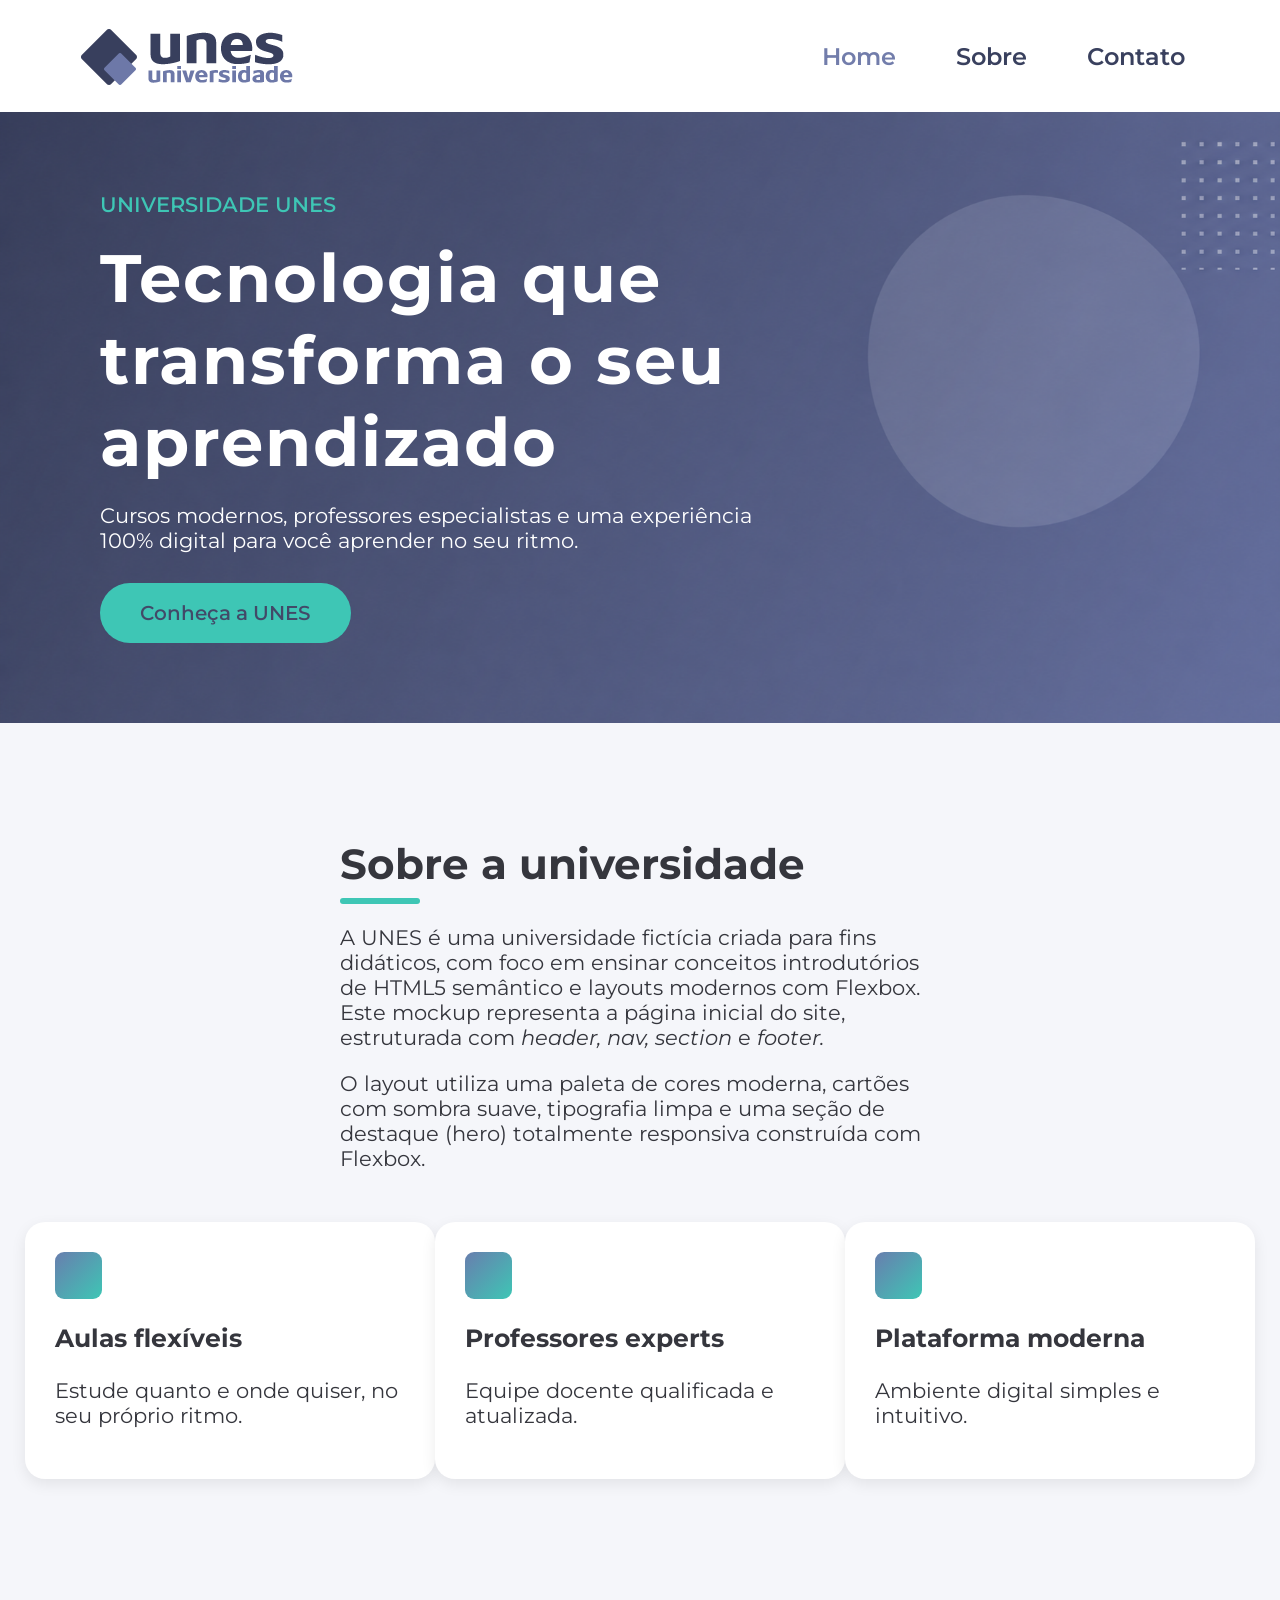
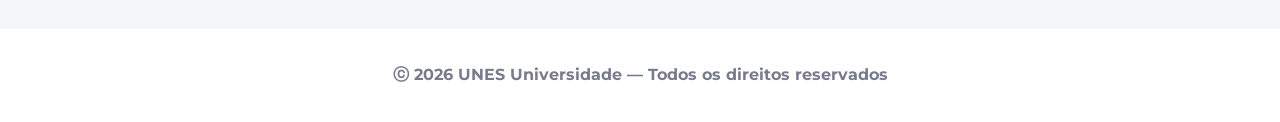
<file: atividade1/index.html>
<!DOCTYPE html>
<html lang="pt-br">
<head>
    <meta charset="UTF-8">
    <meta name="viewport" content="width=device-width, initial-scale=1.0">
    <link rel="stylesheet" href="./css/style.css">
    <link rel="icon" type="image/x-icon" href="./imagens/icon.ico">
    <link rel="preconnect" href="https://fonts.googleapis.com">
    <link rel="preconnect" href="https://fonts.gstatic.com" crossorigin>
    <link href="https://fonts.googleapis.com/css2?family=Montserrat:wght@300;400;500;600;700;800;900&display=swap" rel="stylesheet">
    <title>Página Inicial | UNES Universidade</title>
</head>
<body>
    <header>
        <nav>
            <ul>
                <li class="logo"><a href="index.html"><img src="./imagens/logo.png" alt="UNES Universidade"></a></li>
                <li><a href="index.html" class="pagina-atual">Home</a></li>
                <li><a href="quemsomos.html">Sobre</a></li>
                <li><a href="contato.html">Contato</a></li>
            </ul>
        </nav>
    </header>
    <main>
        <section class="banner-section">
            <span>UNIVERSIDADE UNES</span>
            <h1>Tecnologia que <br> transforma o seu <br> aprendizado</h1>
            <p>Cursos modernos, professores especialistas e uma experiência <br> 100% digital para você aprender no seu ritmo.</p>
            <a href="./quemsomos.html" class="banner-section-button">Conheça a UNES</a>
        </section>
        <section class="sobre-a-universidade">
            <h2 class="h2-titulo">Sobre a universidade</h2>
            <p>A UNES é uma universidade fictícia criada para fins didáticos, com foco em ensinar conceitos introdutórios de HTML5 semântico e layouts modernos com Flexbox. Este mockup representa a página inicial do site, estruturada com <i>header, nav, section</i> e <i>footer.</i></p>
            <p>O layout utiliza uma paleta de cores moderna, cartões com sombra suave, tipografia limpa e uma seção de destaque (hero) totalmente responsiva construída com Flexbox.</p>
        </section>
        <section class="competencias">
            <div class="caixas">
                <article class="caixa">
                    <div class="quadrado"></div>
                    <h3>Aulas flexíveis</h3>
                    <p>Estude quanto e onde quiser, no <br> seu próprio ritmo.</p>
                </article>
                <article class="caixa">
                    <div class="quadrado"></div>
                    <h3>Professores experts</h3>
                    <p>Equipe docente qualificada e <br> atualizada.</p>
                </article>
                <article class="caixa">
                    <div class="quadrado"></div>
                    <h3>Plataforma moderna</h3>
                    <p>Ambiente digital simples e intuitivo.</p>
                </article>
            </div>
        </section>        
    </main>
    <footer>
        <p class="copyright">ⓒ 2026 UNES Universidade — Todos os direitos reservados</p>
    </footer>
</body>
</html>
</file>
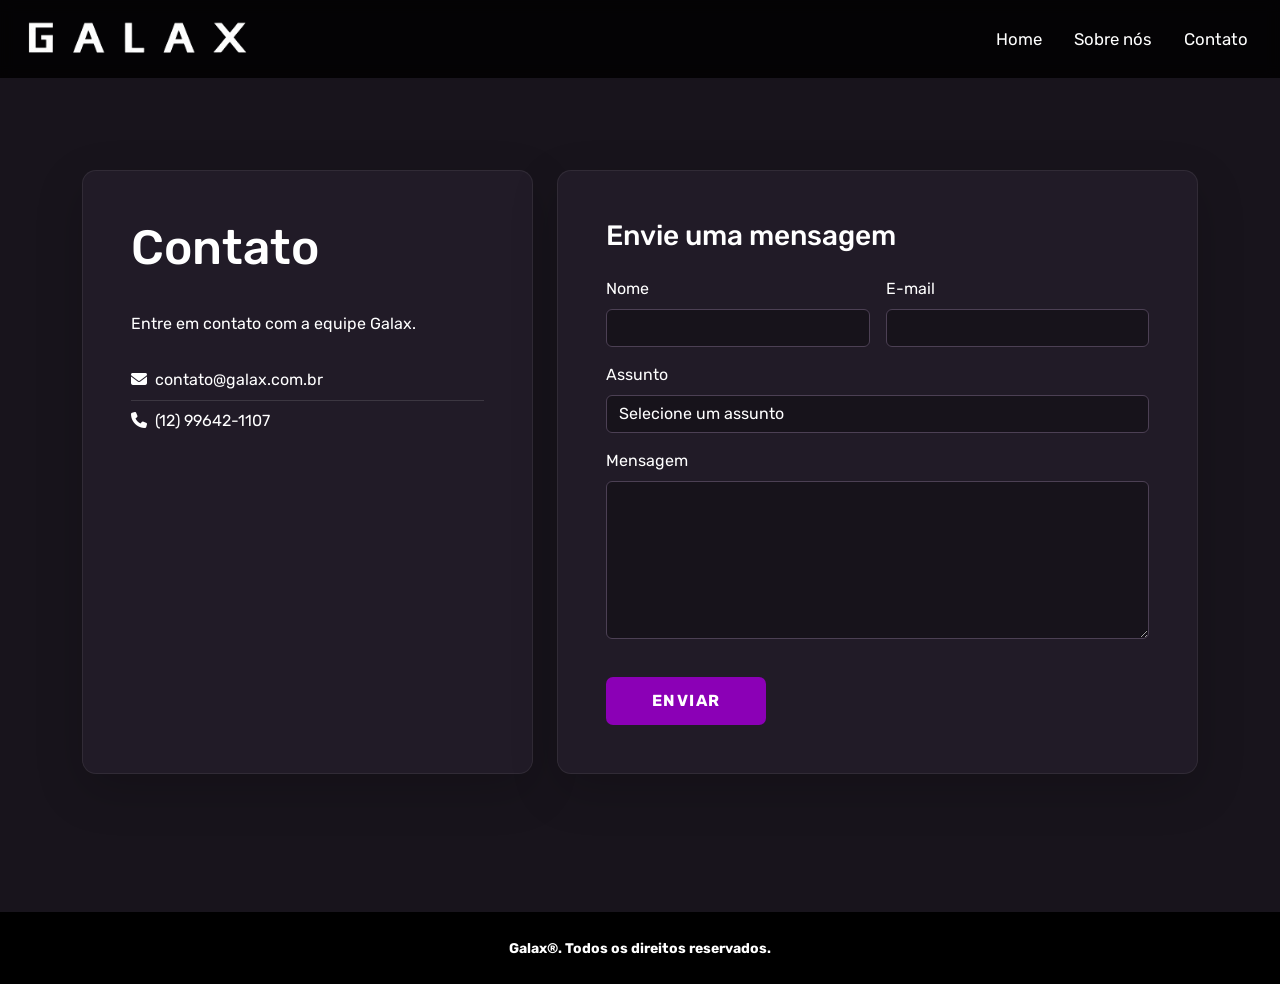
<file: contato.html>
<!DOCTYPE html>
<html lang="pt-br">
<head>
  <meta charset="UTF-8">
  <meta name="viewport" content="width=device-width, initial-scale=1.0">
  <link rel="shortcut icon" href="img/fav.ico">
  <link href="https://cdn.jsdelivr.net/npm/bootstrap@5.3.3/dist/css/bootstrap.min.css" rel="stylesheet">
  <link rel="stylesheet" href="https://cdnjs.cloudflare.com/ajax/libs/font-awesome/6.6.0/css/all.min.css" crossorigin="anonymous" referrerpolicy="no-referrer">
  <link rel="stylesheet" href="css/style.css">
  <title>Contato | Galax</title>
</head>
<body>

  <header>
    <nav class="navbar navbar-expand-lg navbar-dark galax-navbar fixed-top">
      <div class="container-fluid px-4">
        <a class="navbar-brand d-flex align-items-center" href="index.html">
          <img src="img/logo.png" alt="Galax" class="galax-logo">
        </a>
        <button class="navbar-toggler" type="button" data-bs-toggle="collapse" data-bs-target="#galaxMenu" aria-controls="galaxMenu" aria-expanded="false" aria-label="Abrir menu">
          <span class="navbar-toggler-icon"></span>
        </button>
        <div class="collapse navbar-collapse" id="galaxMenu">
          <ul class="navbar-nav ms-auto gap-lg-3">
            <li class="nav-item"><a class="nav-link" href="index.html">Home</a></li>
            <li class="nav-item"><a class="nav-link" href="sobrenos.html">Sobre nós</a></li>
            <li class="nav-item"><a class="nav-link active" aria-current="page" href="contato.html">Contato</a></li>
          </ul>
        </div>
      </div>
    </nav>
  </header>

  <main class="page-main">
    <section class="container contact-section">
      <div class="row g-4 align-items-stretch">
        
        <div class="col-lg-5">
          <article class="card info-panel h-100 shadow-lg">
            <div class="card-body p-4 p-md-5">
              <h1 class="page-title text-start">Contato</h1>
              <p>Entre em contato com a equipe Galax.</p>
              
              <address class="list-group list-group-flush contact-list mt-4 mb-0 fst-normal">
                <a class="list-group-item" href="mailto:contato@galax.com.br"><i class="fa-solid fa-envelope me-2"></i>contato@galax.com.br</a>
                <a class="list-group-item" href="tel:+5512996421107"><i class="fa-solid fa-phone me-2"></i>(12) 99642-1107</a>
              </address>
            </div>
          </article>
        </div>

        <div class="col-lg-7">
          <article class="card info-panel h-100 shadow-lg">
            <div class="card-body p-4 p-md-5">
              <h2 class="h3 mb-4">Envie uma mensagem</h2>
              <div id="formAlert" class="alert alert-success d-none" role="alert">Mensagem enviada!</div>
              
              <form id="contactForm">
                <div class="row g-3">
                  <div class="col-md-6">
                    <label for="nome" class="form-label">Nome</label>
                    <input type="text" class="form-control" id="nome" name="nome" required>
                  </div>
                  <div class="col-md-6">
                    <label for="email" class="form-label">E-mail</label>
                    <input type="email" class="form-control" id="email" name="email" required>
                  </div>
                  <div class="col-12">
                    <label for="assunto" class="form-label">Assunto</label>
                    <select class="form-select" id="assunto" name="assunto" required>
                      <option value="" disabled selected>Selecione um assunto</option>
                      <option value="Sugestão de série">Sugestão de série</option>
                      <option value="Dúvida">Dúvida</option>
                      <option value="Outro">Outro</option>
                    </select>
                  </div>
                  <div class="col-12">
                    <label for="mensagem" class="form-label">Mensagem</label>
                    <textarea class="form-control" id="mensagem" name="mensagem" rows="6" required></textarea>
                  </div>
                  <div class="col-12">
                    <button type="submit" class="btn galax-btn">Enviar</button>
                  </div>
                </div>
              </form>
            </div>
          </article>
        </div>

      </div>
    </section>
  </main>

  <footer class="site-footer mt-5">
    <div class="container py-4">
      <p class="copyright text-center mb-0">
        <small>Galax®. Todos os direitos reservados.</small>
      </p>
    </div>
  </footer>

  <script src="https://cdn.jsdelivr.net/npm/bootstrap@5.3.3/dist/js/bootstrap.bundle.min.js"></script>
  <script>
    document.getElementById('contactForm')?.addEventListener('submit', function(event) {
      event.preventDefault();
      document.getElementById('formAlert').classList.remove('d-none');
      this.reset();
    });
  </script>
</body>
</html>
</file>
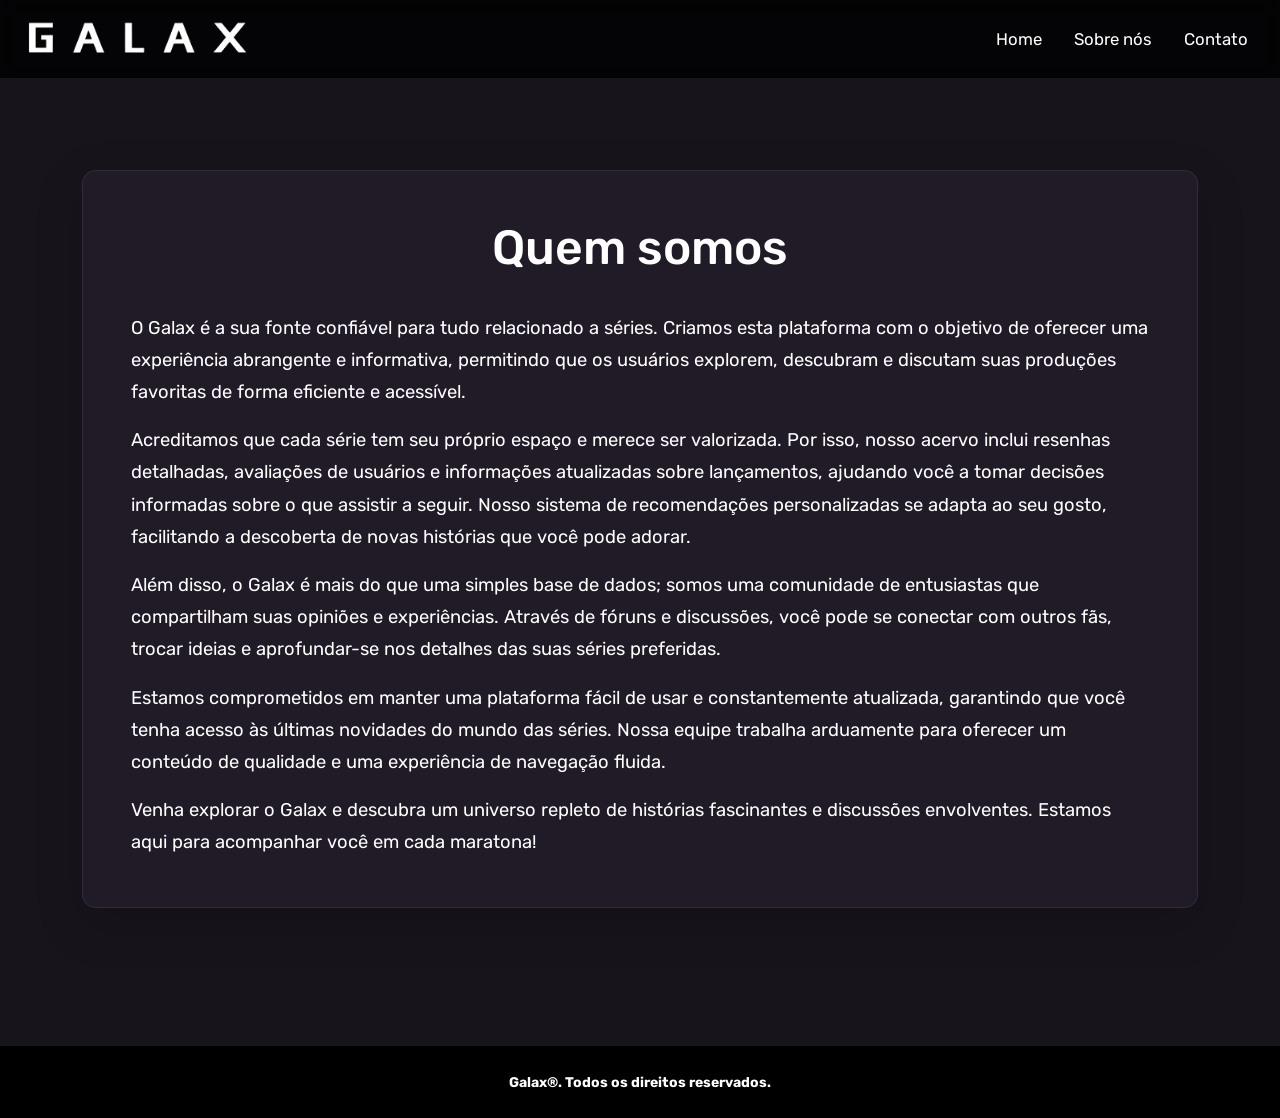
<file: sobrenos.html>
<!DOCTYPE html>
<html lang="pt-br">
<head>
  <meta charset="UTF-8">
  <meta name="viewport" content="width=device-width, initial-scale=1.0">
  <link rel="shortcut icon" href="img/fav.ico">
  <link href="https://cdn.jsdelivr.net/npm/bootstrap@5.3.3/dist/css/bootstrap.min.css" rel="stylesheet">
  <link rel="stylesheet" href="https://cdnjs.cloudflare.com/ajax/libs/font-awesome/6.6.0/css/all.min.css" crossorigin="anonymous" referrerpolicy="no-referrer">
  <link rel="stylesheet" href="css/style.css">
  <title>Sobre nós | Galax</title>
</head>
<body>

  <header>
    <nav class="navbar navbar-expand-lg navbar-dark galax-navbar fixed-top">
      <div class="container-fluid px-4">
        <a class="navbar-brand d-flex align-items-center" href="index.html">
          <img src="img/logo.png" alt="Galax" class="galax-logo">
        </a>
        <button class="navbar-toggler" type="button" data-bs-toggle="collapse" data-bs-target="#galaxMenu" aria-controls="galaxMenu" aria-expanded="false" aria-label="Abrir menu">
          <span class="navbar-toggler-icon"></span>
        </button>
        <div class="collapse navbar-collapse" id="galaxMenu">
          <ul class="navbar-nav ms-auto gap-lg-3">
            <li class="nav-item"><a class="nav-link" href="index.html">Home</a></li>
            <li class="nav-item"><a class="nav-link active" aria-current="page" href="sobrenos.html">Sobre nós</a></li>
            <li class="nav-item"><a class="nav-link" href="contato.html">Contato</a></li>
          </ul>
        </div>
      </div>
    </nav>
  </header>

  <main class="page-main">
    <section class="container about-section">
      <article class="card info-panel shadow-lg">
        <div class="card-body p-4 p-md-5">
          <h1 class="page-title">Quem somos</h1>
          <div class="about-text">
            <p>O Galax é a sua fonte confiável para tudo relacionado a séries. Criamos esta plataforma com o objetivo de oferecer uma experiência abrangente e informativa, permitindo que os usuários explorem, descubram e discutam suas produções favoritas de forma eficiente e acessível.</p>
            
            <p>Acreditamos que cada série tem seu próprio espaço e merece ser valorizada. Por isso, nosso acervo inclui resenhas detalhadas, avaliações de usuários e informações atualizadas sobre lançamentos, ajudando você a tomar decisões informadas sobre o que assistir a seguir. Nosso sistema de recomendações personalizadas se adapta ao seu gosto, facilitando a descoberta de novas histórias que você pode adorar.</p>
            
            <p>Além disso, o Galax é mais do que uma simples base de dados; somos uma comunidade de entusiastas que compartilham suas opiniões e experiências. Através de fóruns e discussões, você pode se conectar com outros fãs, trocar ideias e aprofundar-se nos detalhes das suas séries preferidas.</p>
            
            <p>Estamos comprometidos em manter uma plataforma fácil de usar e constantemente atualizada, garantindo que você tenha acesso às últimas novidades do mundo das séries. Nossa equipe trabalha arduamente para oferecer um conteúdo de qualidade e uma experiência de navegação fluida.</p>
            
            <p class="mb-0">Venha explorar o Galax e descubra um universo repleto de histórias fascinantes e discussões envolventes. Estamos aqui para acompanhar você em cada maratona!</p>
          </div>
        </div>
      </article>
    </section>
  </main>

  <footer class="site-footer mt-5">
    <div class="container py-4">
      <p class="copyright text-center mb-0">
        <small>Galax®. Todos os direitos reservados.</small>
      </p>
    </div>
  </footer>

  <script src="https://cdn.jsdelivr.net/npm/bootstrap@5.3.3/dist/js/bootstrap.bundle.min.js"></script>
</body>
</html>
</file>
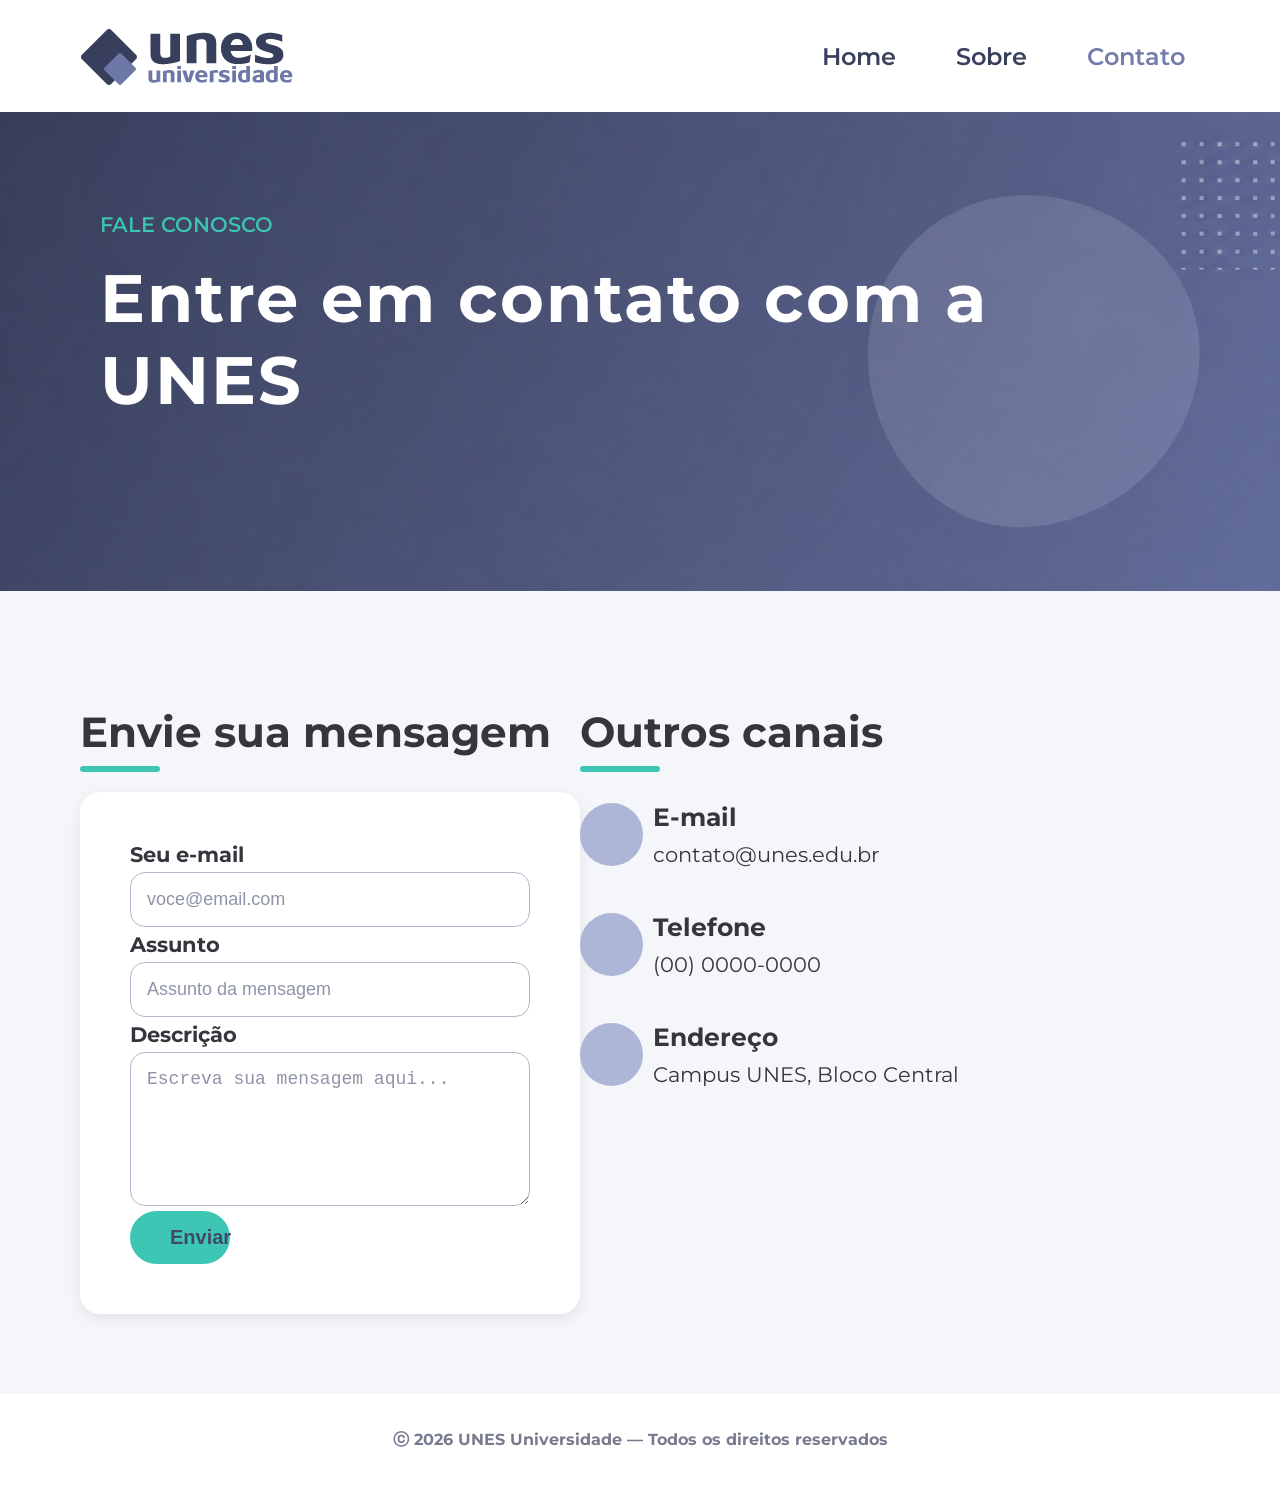
<file: atividade1/contato.html>
<!DOCTYPE html>
<html lang="pt-br">
<head>
    <meta charset="UTF-8">
    <meta name="viewport" content="width=device-width, initial-scale=1.0">
    <link rel="stylesheet" href="./css/style.css">
    <link rel="icon" type="image/x-icon" href="./imagens/icon.ico">
    <link rel="preconnect" href="https://fonts.googleapis.com">
    <link rel="preconnect" href="https://fonts.gstatic.com" crossorigin>
    <link href="https://fonts.googleapis.com/css2?family=Montserrat:wght@300;400;500;600;700;800;900&display=swap" rel="stylesheet">
    <title>Contato | UNES Universidade</title>
</head>
<body>
    <header>
        <nav>
            <ul>
                <li class="logo"><a href="index.html"><img src="./imagens/logo.png" alt="UNES Universidade"></a></li>
                <li><a href="index.html">Home</a></li>
                <li><a href="quemsomos.html">Sobre</a></li>
                <li><a href="contato.html" class="pagina-atual">Contato</a></li>
            </ul>
        </nav>
    </header>
    <main>
        <section class="banner-section banner-interno">
            <span>FALE CONOSCO</span>
            <h1>Entre em contato com a UNES</h1>
        </section>
        <section>
            <div class="contato-grid">
                <div class="form-coluna">
                    <h2 class="h2-titulo">Envie sua mensagem</h2>
                    <form id="form-contato">
                        <label for="email">Seu e-mail</label>
                        <input type="email" id="email" name="email" placeholder="voce@email.com">
                        <label for="assunto">Assunto</label>
                        <input type="text" id="assunto" name="assunto" placeholder="Assunto da mensagem">
                        <label for="descricao">Descrição</label>
                        <textarea id="descricao" name="descricao" placeholder="Escreva sua mensagem aqui..."></textarea>
                        <button type="submit" class="banner-section-button" id="form-button">Enviar</button>                      
                    </form>
                </div>
                <div class="canais-coluna">
                    <h2 class="h2-titulo">Outros canais</h2>
                    <ul class="lista-canais">
                        <li>
                            <div class="icone-canal"></div>
                            <div>
                                <h3>E-mail</h3>
                                <p class="p-canais">contato@unes.edu.br</p>
                            </div>
                        </li>
                        <li>
                            <div class="icone-canal"></div>
                            <div>
                                <h3>Telefone</h3>
                                <p class="p-canais">(00) 0000-0000</p>
                            </div>
                        </li>
                        <li>
                            <div class="icone-canal"></div>
                            <div>
                                <h3>Endereço</h3>
                                <p class="p-canais">Campus UNES, Bloco Central</p>
                            </div>
                        </li>
                    </ul>
                </div>
            </div>
        </section>
    </main>
    <footer>
        <p class="copyright">ⓒ 2026 UNES Universidade — Todos os direitos reservados</p>
    </footer>
    <script>
        const formulario = document.getElementById("form-contato");
        formulario.addEventListener("submit", function(event) {
            event.preventDefault();
            alert("Mensagem enviada!");
        });
    </script>  
</body>
</html>
</file>
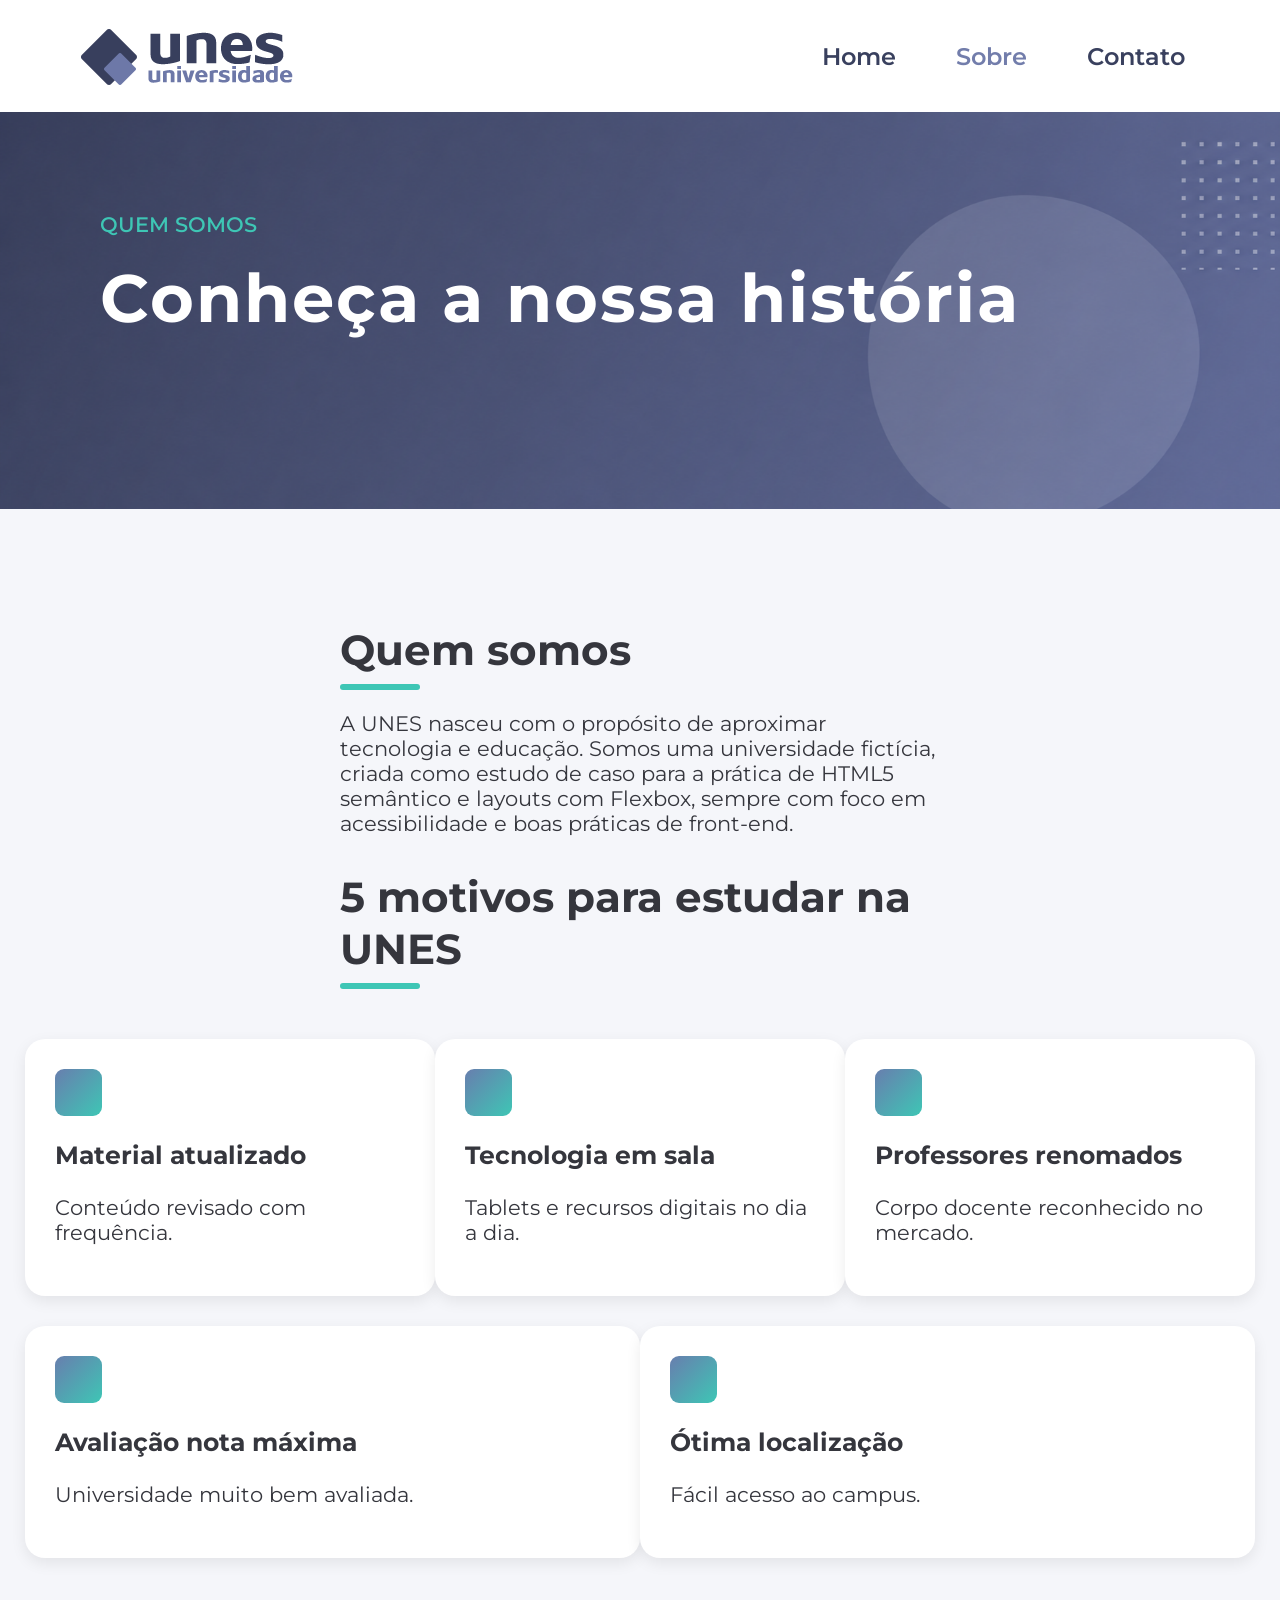
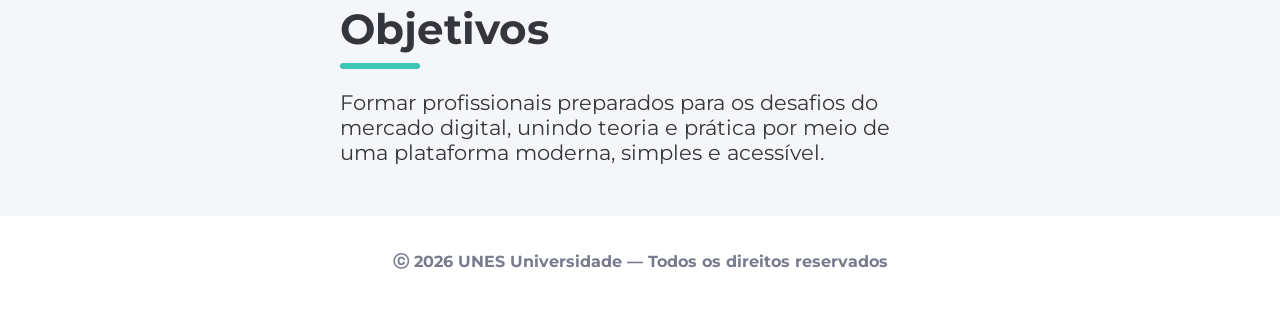
<file: atividade1/quemsomos.html>
<!DOCTYPE html>
<html lang="pt-br">
<head>
    <meta charset="UTF-8">
    <meta name="viewport" content="width=device-width, initial-scale=1.0">
    <link rel="stylesheet" href="./css/style.css">
    <link rel="icon" type="image/x-icon" href="./imagens/icon.ico">
    <link rel="preconnect" href="https://fonts.googleapis.com">
    <link rel="preconnect" href="https://fonts.gstatic.com" crossorigin>
    <link href="https://fonts.googleapis.com/css2?family=Montserrat:wght@300;400;500;600;700;800;900&display=swap" rel="stylesheet">
    <title>Quem somos | UNES Universidade</title>
</head>
<body>
    <header>
        <nav>
            <ul>
                <li class="logo"><a href="index.html"><img src="./imagens/logo.png" alt="UNES Universidade"></a></li>
                <li><a href="index.html">Home</a></li>
                <li><a href="quemsomos.html" class="pagina-atual">Sobre</a></li>
                <li><a href="contato.html">Contato</a></li>
            </ul>
        </nav>
    </header>
    <main>
        <section class="banner-section banner-interno">
            <span class="subtitulo-span">QUEM SOMOS</span>
            <h1>Conheça a nossa história</h1>
        </section>
        <section class="sobre-a-universidade">
            <h2 class="h2-titulo">Quem somos</h2>
            <p>A UNES nasceu com o propósito de aproximar tecnologia e educação. Somos uma universidade fictícia, criada como estudo de caso para a prática de HTML5 semântico e layouts com Flexbox, sempre com foco em acessibilidade e boas práticas de front-end.</p>
            <h2 class="h2-titulo">5 motivos para estudar na UNES</h2>
        </section>
        <section class="motivos">
            <div class="motivos-row cima">
                <article class="caixa">
                    <div class="quadrado"></div>
                    <h3>Material atualizado</h3>
                    <p>Conteúdo revisado com frequência.</p>
                </article>
                <article class="caixa">
                    <div class="quadrado"></div>
                    <h3>Tecnologia em sala</h3>
                    <p>Tablets e recursos digitais no dia a dia.</p>
                </article>
                <article class="caixa">
                    <div class="quadrado"></div>
                    <h3>Professores renomados</h3>
                    <p>Corpo docente reconhecido no mercado.</p>
                </article>
            </div>
            <div class="motivos-row baixo">
                <article class="caixa">
                    <div class="quadrado"></div>
                    <h3>Avaliação nota máxima</h3>
                    <p>Universidade muito bem avaliada.</p>
                </article>
                <article class="caixa">
                    <div class="quadrado"></div>
                    <h3>Ótima localização</h3>
                    <p>Fácil acesso ao campus.</p>
                </article>
            </div>
        </section>
        <div class="sobre-a-universidade" id="objetivos">
            <h2 class="h2-titulo">Objetivos</h2>
                <p>Formar profissionais preparados para os desafios do mercado digital, unindo teoria e prática por meio de uma plataforma moderna, simples e acessível.</p> 
        </div>        
    </main>
    <footer>
        <p class="copyright">ⓒ 2026 UNES Universidade — Todos os direitos reservados</p>
    </footer>
</body>
</html>
</file>
<file: atividade1/css/style.css>
body {
    margin: 0;
    font-family: 'Montserrat', sans-serif;
    overflow-x: hidden;
    color: #35363d;
}

p {
    margin-left: 0;
    margin-right: 0;
}

/* header/nav   */

header {
    margin: 0;
    padding: 0;
    border: none;
    background-color: white;
}

nav ul {
    display: flex;
    align-items: center;
    list-style: none;
    margin: 0;
    padding: 27.5px;
    padding-left: 80px;
    padding-right: 80px;
    font-size: 20px;
    font-weight: lighter;
    margin-right: 15px;
    gap: 60px;
}

.logo {
    margin-right: auto;
}

ul li a {
    display: flex;
    align-items: center;
    justify-content: center;
    color: #39405e;
    text-decoration-color: transparent;
    transition: text-decoration-color .075s ease-in-out;
    text-underline-offset: 8px;
    text-decoration-thickness: 4px;
    font-size: 24px;
    font-weight: 600;
}

ul li a:hover{
    text-decoration: underline;
    text-decoration-color: #3ec6b5;
    text-decoration-thickness: 4px;
}

.pagina-atual {
    color: #727dab;
}

/* banner */

.banner-section {
    background-image: url("../imagens/fundo.png");
    background-size: cover;
    background-position: center 0px;
    background-repeat: no-repeat;
    padding-left: 100px;
    color: white;
}

.banner-section h1 {
    font-size: 67px;
    font-weight: bolder;
    margin: 20px 0px 20px;
    letter-spacing: 2px;
}

.banner-section span {
    color: #3ec6b5;
    font-weight: 550;
}

.banner-section p {
    margin: 0px 0px 30px 0px;
}

.banner-section a {
    text-decoration: none;
    color: #424968;
}

.banner-section-button {
    display: inline-block;
    color: #424968;
    font-size: 20px;
    padding: 18px 40px 18px 40px;
    background-color: #3ec6b5;
    border-radius: 30px;
    font-weight: 550;
    border: none;
    cursor: pointer;
    transition: transform 0.2s ease-in-out;
}

.banner-section-button:hover {
    transform: scale(1.025);
}

.banner-interno {
    padding-top: 100px;
    padding-bottom: 150px;
}

/* títulos e sections */

section {
    background-color: #f5f6fa;
    margin: 0;
    padding: 80px;
    padding-right: 200px;
    font-size: 21px;
}

.sobre-a-universidade {
    background-color: #f5f6fa;
    margin: 0 auto;
    padding: 80px 340px 30px 340px;
}

main img {
    display: block;
    width: 100%;
    height: 720px;
    object-fit: cover;
}

.h2-titulo {
    margin-bottom: 20px;
    font-size: 42px;
    font-weight: 700;
}

.h2-titulo::after {
    content: "";
    display: block;
    width: 80px;
    height: 6px;
    background-color: #3ec6b5;
    margin-top: 8px;
    border-radius: 5px;
}

/* cards */

.caixas {
    display: flex;
    justify-content: center;
}

.caixa {
    background-color: white;
    padding: 30px;
    border-radius: 20px;
    box-shadow: 0 5px 15px rgba(0, 0, 0, 0.08);
    width: 350px;
}

.quadrado {
    width: 47px;
    height: 47px;
    border-radius: 9px;
    background: linear-gradient(135deg, #687eae, #3ec6b5);
    margin-bottom: 15px;
}

.competencias {
    padding: 0;
    padding-left: 0;
    padding-right: 0;
    padding-bottom: 150px;
}

/* formulário contato */

#form-contato {
    display: flex;
    flex-direction: column;
    gap: 5px;
    background-color: white;
    padding: 50px;
    border-radius: 20px;
    box-shadow: 0 5px 15px rgba(0, 0, 0, 0.08);
    font-weight: bold;
}

.contato-grid {
    display: flex;
    align-items: flex-start;
}

.form-coluna, .canais-coluna {
    flex: 1;
}

.lista-canais {
    list-style: none;
    margin: 0;
    padding: 0;
    flex-direction: column;
    align-items: flex-start;
    display: flex;
    gap: 25px;
}

.lista-canais li {
    display: flex;
    align-items: center;
}

.icone-canal {
    width: 62.5px;
    height: 62.5px;
    min-width: 62.5px;
    border-radius: 50%;
    background-color: #aeb6d8;
}

input, textarea {
    border: 1px solid #b1b6c9;
    font-size: 18px;
    padding: 16px;
    border-radius: 15px;
}

textarea {
    height: 120px;
}

input::placeholder, textarea::placeholder {
    color: #8e93a8;
}

#form-button {
    width: 25%;
    padding-top: 15px;
    padding-bottom: 15px;
}

.lista-canais h3, .lista-canais p {
    margin: 10px;
}

.p-canais {
    margin-left: 10px;
}

/* quemsomos.html */

#objetivos {
    padding-top: 10px;
    font-size: 21px;
}

.motivos {
    padding-left: 0;
    padding-right: 0;
    padding-top: 0;
    padding-bottom: 0;
}

.motivos-row {
    display: flex;
    width: 1230px;
    margin: 0 auto;
    margin-top: 0;
    margin-bottom: 0;
}

.cima {
    gap: 0;
    padding-bottom: 30px;
}

.baixo {
    gap: 0;
}

.cima .caixa {
    flex: 1;
}

.baixo .caixa {
    flex: 1;
}

/* footer */

footer {
    text-align: center;
}

.copyright {
    color: #777b8d;
    padding-top: 20px;
    padding-bottom: 20px;
    font-weight: bold;
}
</file>
<file: css/style.css>
@import url('https://fonts.googleapis.com/css2?family=Rubik:ital,wght@0,300..900;1,300..900&display=swap');

:root {
  --galax-bg: #18141c;
  --galax-purple: rgb(139, 0, 182);
  --galax-purple-light: rgb(183, 0, 255);
  --galax-panel: #211b27;
}

* { box-sizing: border-box; }
html { scroll-behavior: smooth; }
body {
  margin: 0;
  min-height: 100vh;
  background: var(--galax-bg);
  color: white;
  font-family: "Rubik", sans-serif;
}
a { color: white; text-decoration: none; transition: .15s; }
a:hover { color: var(--galax-purple-light); }

.galax-navbar {
  min-height: 65px;
  background: rgba(0, 0, 0, .82);
  backdrop-filter: blur(7px);
  z-index: 1050;
}
.galax-logo { width: 225px; max-width: 62vw; }
.galax-navbar .nav-link { color: white; font-size: 1.05rem; }
.galax-navbar .nav-link:hover, .galax-navbar .nav-link:focus { color: var(--galax-purple-light); }

.hero-home { padding-top: 65px; }
.hero-slide {
  height: 805px;
  background-size: cover;
  background-position: center;
  position: relative;
}
.hero-content {
  position: absolute;
  inset: 0;
  display: flex;
  flex-direction: column;
  align-items: center;
  justify-content: center;
  text-align: center;
  padding: 2rem;
  text-shadow: 0 2px 14px rgba(0,0,0,.85);
}
.hero-wordmark { max-width: min(520px, 80vw); margin-bottom: 20px; }
.hero-content h1 { font-size: clamp(2rem, 4vw, 3.4rem); font-weight: 500; }
.hero-content p { font-size: clamp(1rem, 2vw, 1.35rem); }

.botao-navegar, .galax-btn {
  margin-top: 22px;
  min-width: 160px;
  padding: 12px 22px;
  border: none;
  font-size: 1rem;
  color: #fff;
  border-radius: 7px;
  letter-spacing: 1.5px;
  font-weight: 700;
  text-transform: uppercase;
  background: var(--galax-purple);
  transition: .3s;
}
.botao-navegar:hover, .galax-btn:hover {
  color: white;
  background: var(--galax-purple);
  box-shadow: 0 0 2px var(--galax-purple-light), 0 0 10px var(--galax-purple-light), 0 0 20px var(--galax-purple-light);
  transform: scale(1.015);
}

.catalog-wrapper { padding: 35px 0 100px; scroll-margin-top: 90px; }
.catalog-section { padding-top: 70px; }
.section-title {
  font-size: clamp(2rem, 3vw, 2.7rem);
  font-weight: 540;
  text-align: center;
  margin-bottom: 35px;
}
.serie-card {
  background: transparent;
  border: 0;
  color: white;
  transition: .3s;
}
.serie-card:hover { transform: translateY(-5px); }
.cartaz {
  width: 100%;
  aspect-ratio: 225 / 315;
  object-fit: cover;
  border-radius: 10px;
  transition: .3s;
}
.serie-card:hover .cartaz {
  box-shadow: 0 0 1px var(--galax-purple-light), 0 0 5px var(--galax-purple-light), 0 0 10px var(--galax-purple-light), 0 0 15px var(--galax-purple-light);
}
.serie-card .card-body { padding: .8rem .25rem; }
.serie-card .card-title { font-size: 1rem; margin-bottom: .55rem; }
.genre-badge { background: var(--galax-purple) !important; font-weight: 500; }

.galax-modal { background: var(--galax-panel); color: white; border: 1px solid rgba(183,0,255,.35); }
.modal-poster { width: min(230px, 70vw); border-radius: 10px; }

.page-main { padding-top: 65px; min-height: 72vh; }
.about-section, .contact-section { padding-top: 105px; padding-bottom: 90px; }
.info-panel {
  background: var(--galax-panel);
  color: white;
  border: 1px solid rgba(255,255,255,.07);
  border-radius: 14px;
}
.page-title { font-size: clamp(2.4rem, 5vw, 3rem); font-weight: 500; text-align: center; margin-bottom: 35px; }
.about-text { font-size: 1.15rem; line-height: 1.75; margin: 0; }
.contact-list .list-group-item { background: transparent; color: white; border-color: rgba(255,255,255,.12); padding-left: 0; }
.form-control, .form-select {
  background: #17131b;
  border-color: #4c4054;
  color: white;
}
.form-control:focus, .form-select:focus {
  background: #17131b;
  color: white;
  border-color: var(--galax-purple-light);
  box-shadow: 0 0 0 .25rem rgba(183,0,255,.15);
}

.form-select {
    background: #17131b;
    border-color: #4c4054;
    color: white;
}

.form-select option {
    color: white;
    background: #17131b;
}

.site-footer { background: #000; font-size: 1rem; }
.copyright { font-size: 1rem; font-weight: 700; }
.footer-rule { width: 50%; margin: 38px auto; border-color: white; opacity: .8; }

@media (max-width: 991.98px) {
  .galax-navbar .navbar-collapse { padding: 12px 0 8px; }
  .hero-slide { height: 650px; }
}
@media (max-width: 575.98px) {
  .hero-slide { height: 540px; }
  .catalog-section { padding-top: 50px; }
  .serie-card .card-title { font-size: .9rem; }
  .about-section, .contact-section { padding-top: 70px; }
  .about-text { font-size: 1rem; }
  .site-footer { text-align: center; }
  .social-links { text-align: center !important; }
  .footer-rule { width: 80%; }
}
</file>
